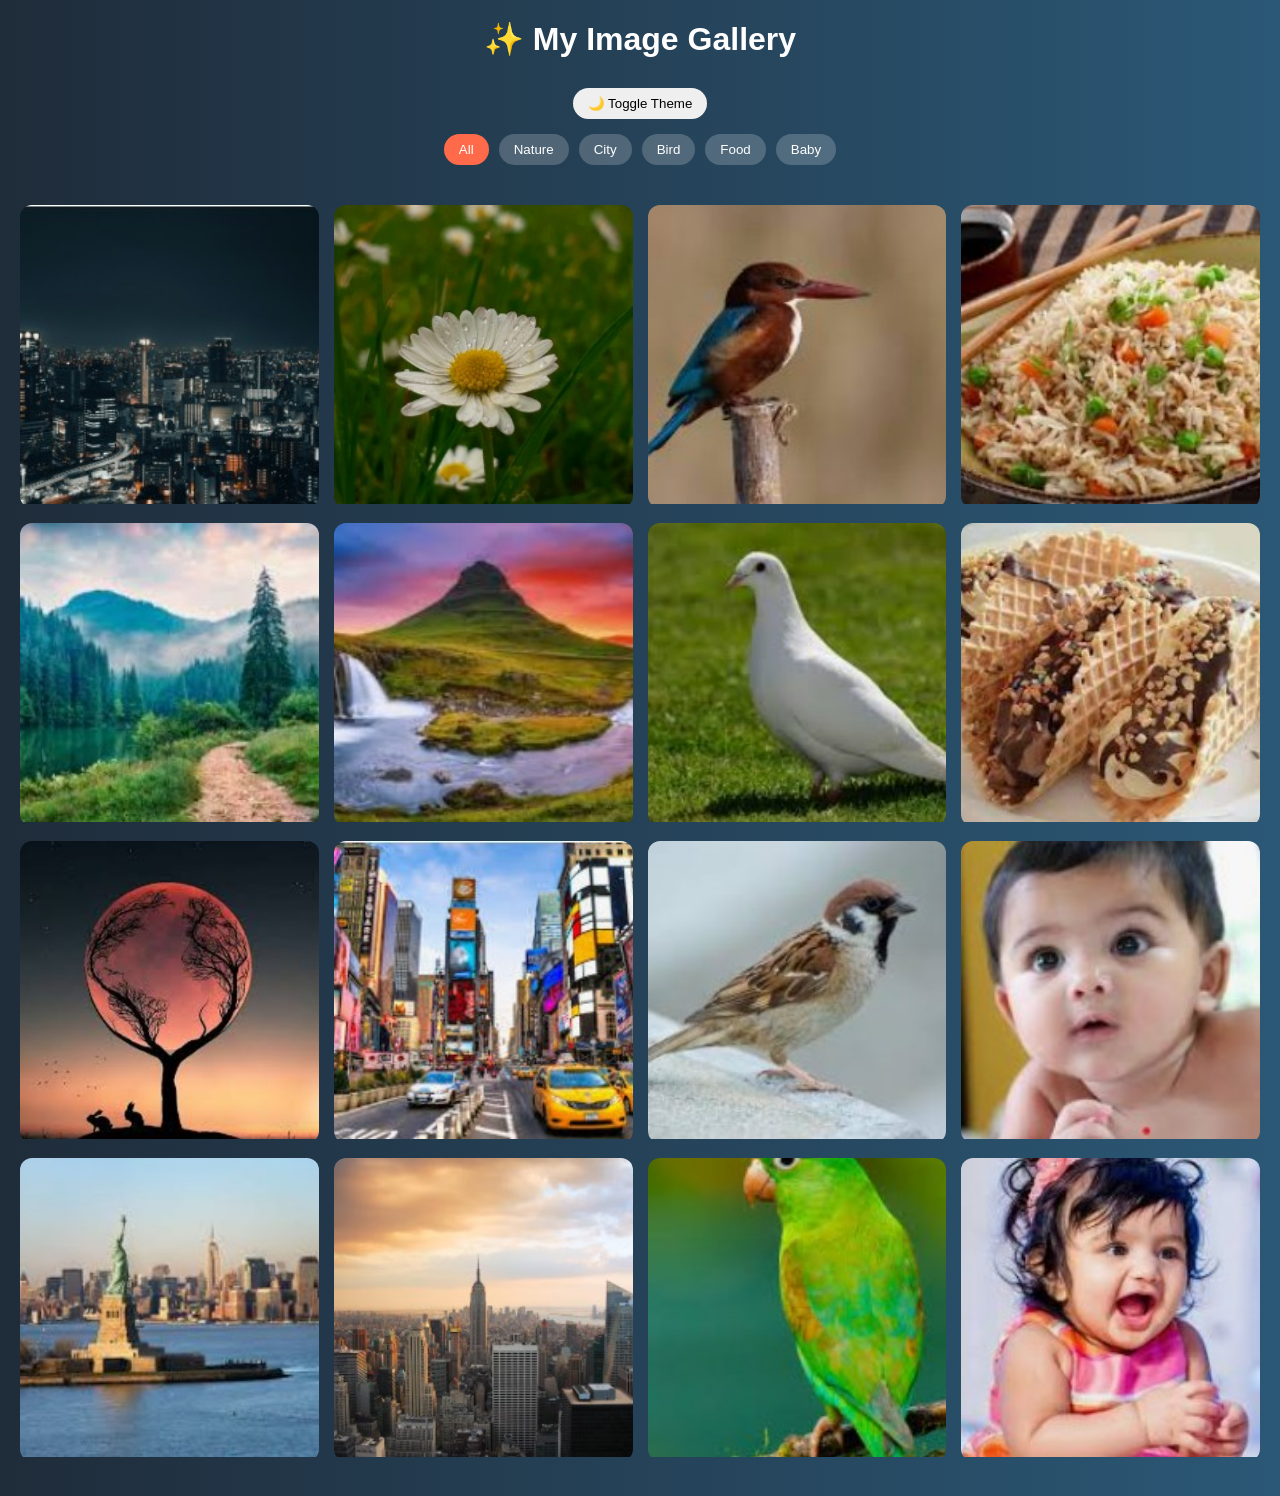
<file: Task1_Image_Gallery/index.html>
<!DOCTYPE html>
<html>
<head>
    <title>Image Gallery</title>
    <link rel="stylesheet" href="style.css">
</head>

<body>

<h1>✨ My Image Gallery</h1>
<button id="theme-toggle">🌙 Toggle Theme</button>

<!-- FILTER BUTTONS -->
<div class="filters">
    <button onclick="filterImages('all', this)" class="active">All</button>
    <button onclick="filterImages('nature', this)">Nature</button>
    <button onclick="filterImages('city', this)">City</button>
    <button onclick="filterImages('bird', this)">Bird</button>
    <button onclick="filterImages('food', this)">Food</button>
    <button onclick="filterImages('baby', this)">Baby</button>
</div>

<!-- GALLERY -->
<div class="gallery">

    <div class="gallery-item" data-category="city">
        <img src="images/img1.jpg" class="gallery-img">
        <div class="overlay">City</div>
    </div>

    <div class="gallery-item" data-category="nature">
        <img src="images/img2.jpg" class="gallery-img">
        <div class="overlay">Nature</div>
    </div>

    <div class="gallery-item" data-category="nature">
        <img src="images/img3.jpg" class="gallery-img">
        <div class="overlay">Nature</div>
    </div>

    <div class="gallery-item" data-category="city">
        <img src="images/img4.jpg" class="gallery-img">
        <div class="overlay">City</div>
    </div>

    <div class="gallery-item" data-category="nature">
        <img src="images/img5.jpg" class="gallery-img">
        <div class="overlay">Nature</div>
    </div>

    <div class="gallery-item" data-category="nature">
        <img src="images/img6.jpg" class="gallery-img">
        <div class="overlay">Nature</div>
    </div>

    <div class="gallery-item" data-category="city">
        <img src="images/img7.jpg" class="gallery-img">
        <div class="overlay">City</div>
    </div>

    <div class="gallery-item" data-category="city">
        <img src="images/img8.jpg" class="gallery-img">
        <div class="overlay">City</div>
    </div>

    <div class="gallery-item" data-category="bird">
        <img src="images/img9.jpg" class="gallery-img">
        <div class="overlay">Bird</div>
    </div>

    <div class="gallery-item" data-category="bird">
        <img src="images/img10.jpg" class="gallery-img">
        <div class="overlay">Bird</div>
    </div>

    <div class="gallery-item" data-category="bird">
        <img src="images/img11.jpg" class="gallery-img">
        <div class="overlay">Bird</div>
    </div>

    <div class="gallery-item" data-category="bird">
        <img src="images/img12.jpg" class="gallery-img">
        <div class="overlay">Bird</div>
    </div>

    <div class="gallery-item" data-category="food">
        <img src="images/img13.jpg" class="gallery-img">
        <div class="overlay">Food</div>
    </div>

    <div class="gallery-item" data-category="food">
        <img src="images/img14.jpg" class="gallery-img">
        <div class="overlay">Food</div>
    </div>

    <div class="gallery-item" data-category="baby">
        <img src="images/img15.jpg" class="gallery-img">
        <div class="overlay">Baby</div>
    </div>

    <div class="gallery-item" data-category="baby">
        <img src="images/img16.jpg" class="gallery-img">
        <div class="overlay">Baby</div>
    </div>

</div>

<!-- LIGHTBOX -->
<div class="lightbox" id="lightbox">
<button id="play">▶</button>
    <span class="close">&times;</span>
    <img id="lightbox-img">
    <button id="prev">❮</button>
    <button id="next">❯</button>
</div>

<script src="script.js"></script>

</body>
</html>
</file>
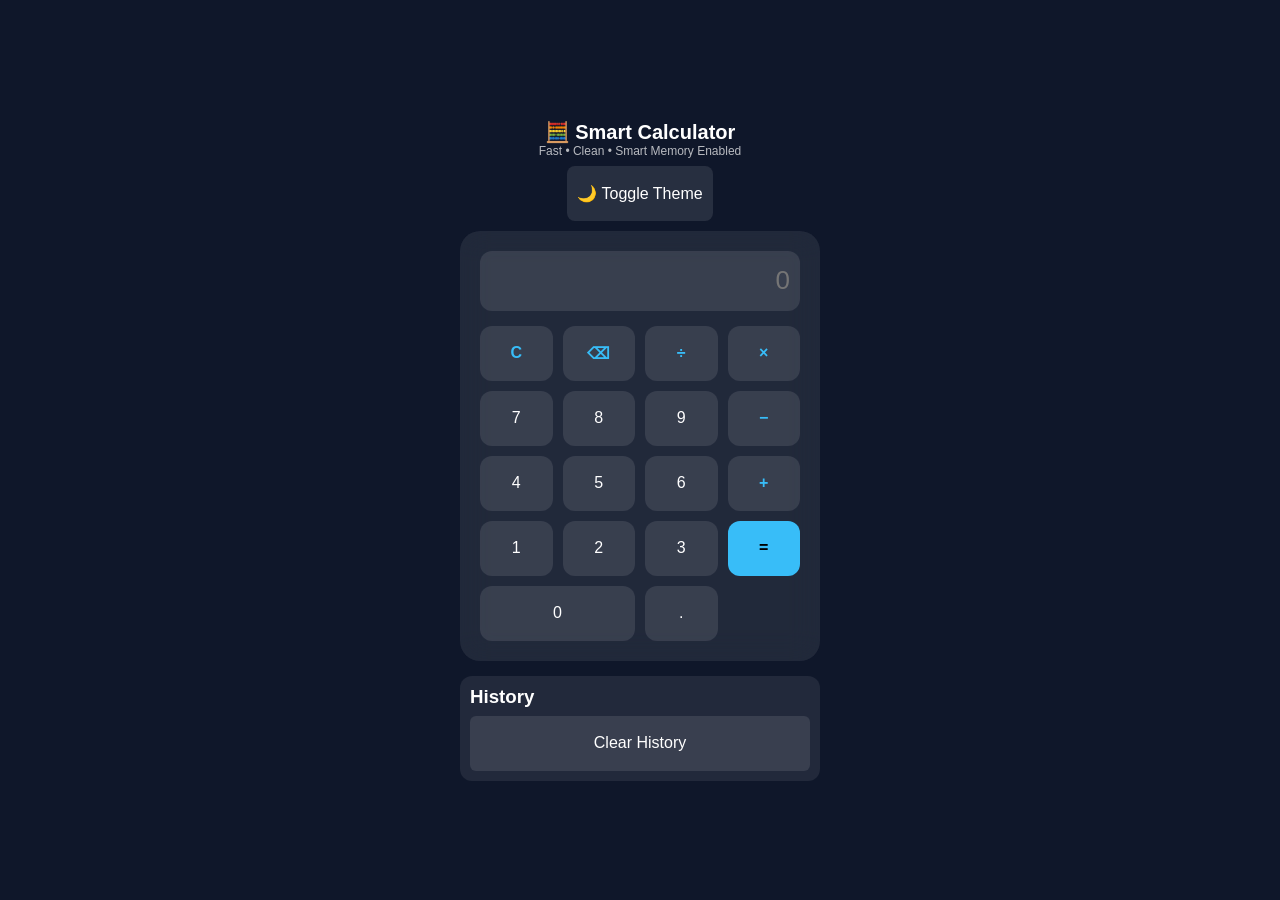
<file: Task2_Calculator/index.html>
<!DOCTYPE html>
<html lang="en">
<head>
  <meta charset="UTF-8">
  <meta name="viewport" content="width=device-width, initial-scale=1.0">
  <title>Smart Calculator Pro</title>
  <link rel="stylesheet" href="style.css">
</head>

<body>

<div class="app">

  <!-- Header -->
  <div class="header">
    <h1>🧮 Smart Calculator </h1>
    <p>Fast • Clean • Smart Memory Enabled</p>

    <button id="themeToggle">🌙 Toggle Theme</button>
  </div>

  <!-- Calculator -->
  <div class="calculator">

    <input type="text" id="display" disabled placeholder="0">

    <div class="buttons">

      <button data-value="C" class="op">C</button>
      <button data-value="DEL" class="op">⌫</button>
      <button data-value="/" class="op">÷</button>
      <button data-value="*" class="op">×</button>

      <button data-value="7">7</button>
      <button data-value="8">8</button>
      <button data-value="9">9</button>
      <button data-value="-" class="op">−</button>

      <button data-value="4">4</button>
      <button data-value="5">5</button>
      <button data-value="6">6</button>
      <button data-value="+" class="op">+</button>

      <button data-value="1">1</button>
      <button data-value="2">2</button>
      <button data-value="3">3</button>
      <button data-value="=" class="equal">=</button>

      <button data-value="0" class="zero">0</button>
      <button data-value=".">.</button>

    </div>
  </div>

  <!-- History -->
  <div class="history">
    <h3>History</h3>
    <ul id="historyList"></ul>
    <button id="clearHistory">Clear History</button>
  </div>

</div>

<script src="script.js"></script>
</body>
</html>
</file>
<file: Task1_Image_Gallery/style.css>
* {
    margin: 0;
    padding: 0;
    box-sizing: border-box;
}

body {
    font-family: Arial;
    background: linear-gradient(to right, #1f2c3a, #2b5876);
    color: white;
    text-align: center;
}

h1 {
    margin: 20px;
}

/* FILTERS */
.filters {
    display: flex;
    flex-wrap: wrap;
    justify-content: center;
    margin-bottom: 15px;
}

.filters button {
    padding: 8px 15px;
    margin: 5px;
    border: none;
    border-radius: 20px;
    background: rgba(255,255,255,0.2);
    color: white;
    cursor: pointer;
}

.filters button.active,
.filters button:hover {
    background: #ff6b4a;
}

/* PINTEREST GRID */
.gallery {
    column-count: 4;
    column-gap: 15px;
    padding: 20px;
}

.gallery-item {
    position: relative;
    margin-bottom: 15px;
    break-inside: avoid;
    overflow: hidden;
    border-radius: 12px;
}

/* IMAGE */
.gallery-item img {
    width: 100%;
    aspect-ratio: 1/1;
    object-fit: cover;
    transition: 0.4s;
}

.gallery-item:hover img {
    transform: scale(1.2);
}

/* OVERLAY */
.overlay {
    position: absolute;
    bottom: 0;
    width: 100%;
    padding: 10px;
    background: linear-gradient(to top, rgba(0,0,0,0.7), transparent);
    opacity: 0;
    transition: 0.3s;
}

.gallery-item:hover .overlay {
    opacity: 1;
}

/* LIGHTBOX */
.lightbox {
    display: none;
    position: fixed;
    inset: 0;
    background: rgba(0,0,0,0.9);
    justify-content: center;
    align-items: center;
}

#lightbox-img {
    max-width: 90%;
    max-height: 80%;
}

#prev, #next {
    position: absolute;
    top: 50%;
    transform: translateY(-50%);
    background: rgba(255,255,255,0.2);
    border: none;
    padding: 10px;
    color: white;
    cursor: pointer;
}

#prev { left: 20px; }
#next { right: 20px; }

.close {
    position: absolute;
    top: 20px;
    right: 30px;
    font-size: 30px;
    cursor: pointer;
}

/* RESPONSIVE */
@media(max-width: 1000px) {
    .gallery { column-count: 3; }
}

@media(max-width: 700px) {
    .gallery { column-count: 2; }
}

@media(max-width: 500px) {
    .gallery { column-count: 1; }
}
/* THEME TOGGLE */
.dark {
    background: #111;
    color: white;
}

.light {
    background: #f5f5f5;
    color: black;
}

#theme-toggle {
    margin: 10px;
    padding: 8px 15px;
    border: none;
    border-radius: 20px;
    cursor: pointer;
}

/* PLAY BUTTON */
#play {
    position: absolute;
    bottom: 20px;
    background: rgba(255,255,255,0.2);
    border: none;
    padding: 10px;
    color: white;
    cursor: pointer;
}

/* LIGHT MODE FIX */
.light .overlay {
    color: white;
}
</file>
<file: Task2_Calculator/style.css>
:root {
  --bg: #0f172a;
  --card: rgba(255,255,255,0.08);
  --text: white;
  --btn: rgba(255,255,255,0.1);
  --accent: #38bdf8;
}

body.light {
  --bg: #f1f5f9;
  --card: white;
  --text: black;
  --btn: #e2e8f0;
  --accent: #0ea5e9;
}

* {
  margin: 0;
  padding: 0;
  box-sizing: border-box;
  font-family: "Segoe UI", sans-serif;
}

body {
  background: var(--bg);
  color: var(--text);
  min-height: 100vh;
  display: flex;
  justify-content: center;
  align-items: center;
  transition: 0.3s;
}

.app {
  width: 360px;
  text-align: center;
}

.header {
  margin-bottom: 10px;
}

.header h1 {
  font-size: 20px;
}

.header p {
  font-size: 12px;
  opacity: 0.7;
}

#themeToggle {
  margin-top: 8px;
  padding: 6px 10px;
  border: none;
  border-radius: 8px;
  cursor: pointer;
}

.calculator {
  background: var(--card);
  backdrop-filter: blur(15px);
  padding: 20px;
  border-radius: 20px;
}

#display {
  width: 100%;
  height: 60px;
  font-size: 26px;
  text-align: right;
  padding: 10px;
  border-radius: 12px;
  border: none;
  margin-bottom: 15px;
  background: var(--btn);
  color: var(--text);
}

.buttons {
  display: grid;
  grid-template-columns: repeat(4, 1fr);
  gap: 10px;
}

button {
  height: 55px;
  border: none;
  border-radius: 12px;
  font-size: 16px;
  cursor: pointer;
  transition: 0.2s;
  background: var(--btn);
  color: var(--text);
}

button:hover {
  transform: scale(1.05);
}

.op {
  color: var(--accent);
  font-weight: bold;
}

.equal {
  background: var(--accent);
  color: black;
  font-weight: bold;
}

.zero {
  grid-column: span 2;
}

/* History */
.history {
  margin-top: 15px;
  background: var(--card);
  padding: 10px;
  border-radius: 12px;
  text-align: left;
}

.history ul {
  list-style: none;
  font-size: 12px;
  max-height: 120px;
  overflow-y: auto;
}

#clearHistory {
  margin-top: 8px;
  padding: 5px;
  width: 100%;
  border: none;
  border-radius: 6px;
  cursor: pointer;
}
</file>
